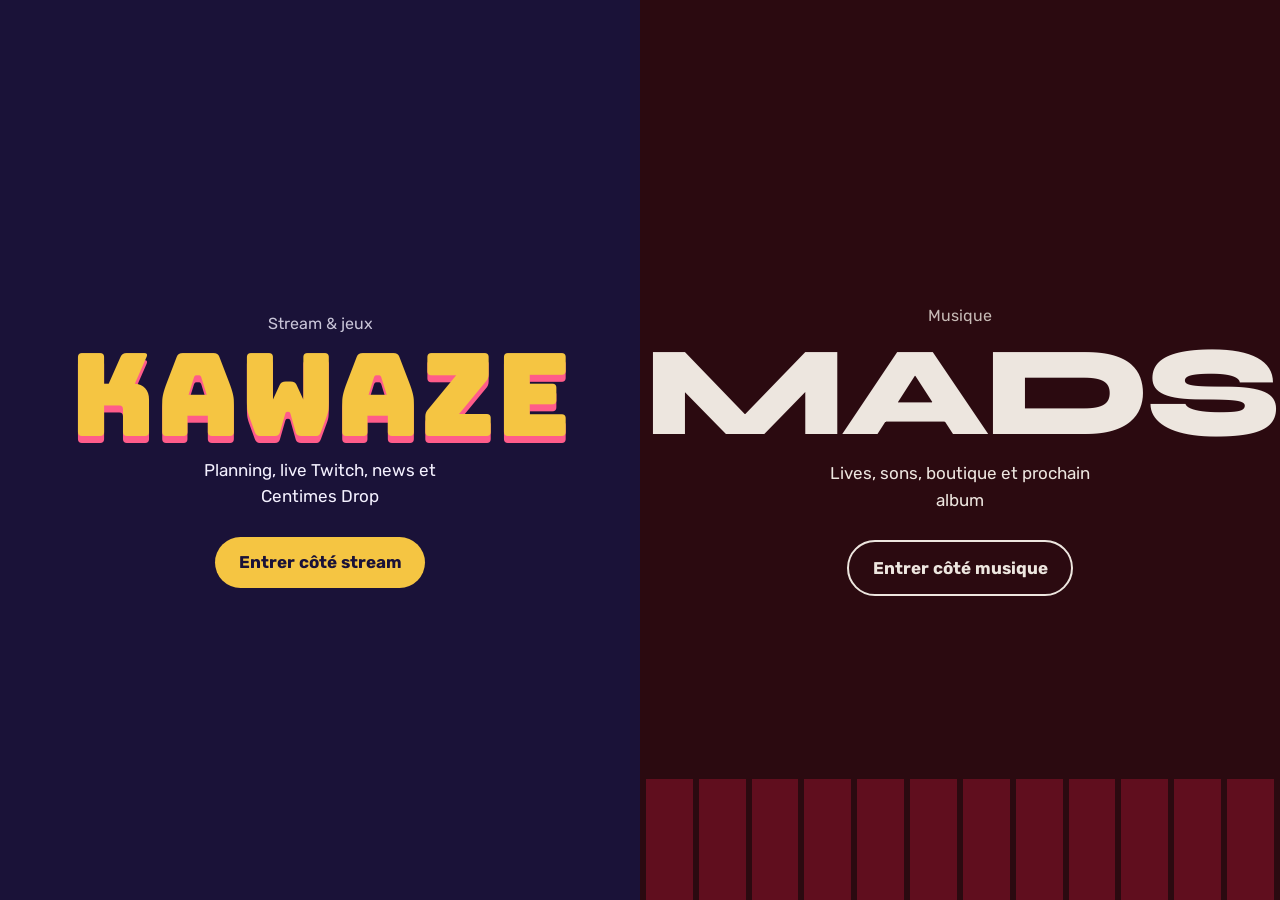
<file: index.html>
<!doctype html>
<html lang="fr">
<head>
  <meta charset="utf-8">
  <meta name="viewport" content="width=device-width, initial-scale=1">
  <title>Kawaze &amp; MADS</title>
  <meta name="description" content="Kawaze côté stream, MADS côté musique.">
  <link rel="preconnect" href="https://fonts.googleapis.com">
  <link rel="preconnect" href="https://fonts.gstatic.com" crossorigin>
  <link href="https://fonts.googleapis.com/css2?family=Bungee&family=Rubik:wght@400;500;700&family=Syne:wght@500;800&display=swap" rel="stylesheet">
  <link rel="stylesheet" href="style.css">
</head>
<body class="accueil">
  <main class="split">
    <a class="moitie moitie-kawaze" href="kawaze.html">
      <div class="pieces" aria-hidden="true">
        <span></span><span></span><span></span><span></span><span></span><span></span><span></span>
      </div>
      <div class="moitie-contenu">
        <p class="moitie-role">Stream &amp; jeux</p>
        <h1 class="logo-kawaze">Kawaze</h1>
        <p class="moitie-detail">Planning, live Twitch, news et Centimes Drop</p>
        <span class="bouton bouton-kawaze">Entrer côté stream</span>
      </div>
    </a>

    <a class="moitie moitie-mads" href="mads.html">
      <div class="ondes" aria-hidden="true">
        <span></span><span></span><span></span><span></span><span></span><span></span><span></span><span></span><span></span><span></span><span></span><span></span>
      </div>
      <div class="moitie-contenu">
        <p class="moitie-role">Musique</p>
        <h1 class="logo-mads">MADS</h1>
        <p class="moitie-detail">Lives, sons, boutique et prochain album</p>
        <span class="bouton bouton-mads">Entrer côté musique</span>
      </div>
    </a>
  </main>
</body>
</html>
</file>
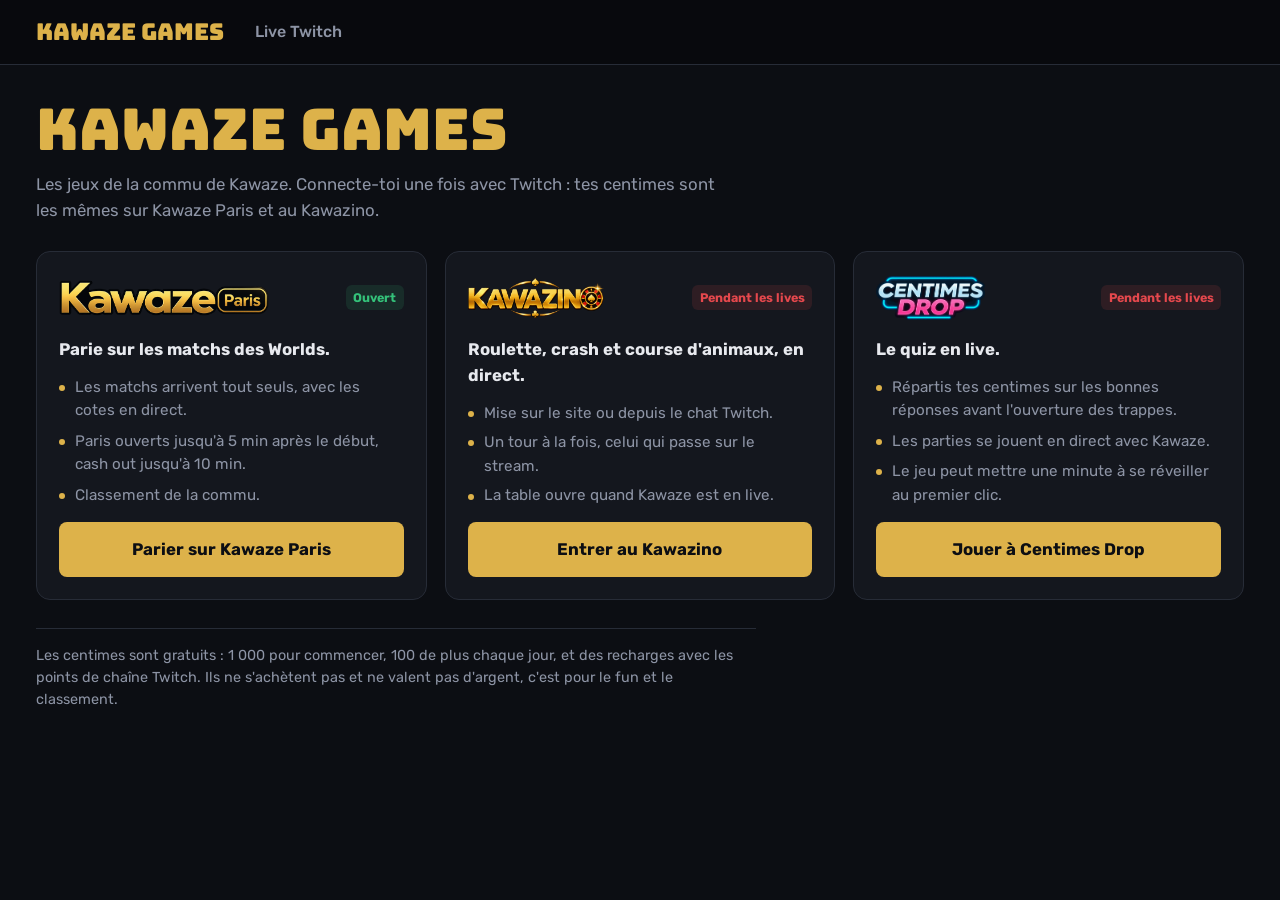
<file: kawaze-games.html>
<!doctype html>
<html lang="fr">
<head>
  <meta charset="utf-8">
  <meta name="viewport" content="width=device-width, initial-scale=1, viewport-fit=cover">
  <title>Kawaze Games</title>
  <meta name="description" content="Les jeux de la commu de Kawaze : Kawaze Paris, Kawazino et Centimes Drop.">
  <link rel="preconnect" href="https://fonts.googleapis.com">
  <link rel="preconnect" href="https://fonts.gstatic.com" crossorigin>
  <link href="https://fonts.googleapis.com/css2?family=Bungee&family=Rubik:wght@400;500;700&display=swap" rel="stylesheet">
  <link rel="icon" type="image/png" href="images/icone-paris.png">
  <meta property="og:title" content="Kawaze Games">
  <meta property="og:description" content="Paris esport, casino en live et quiz : les jeux de la commu de Kawaze.">
  <link rel="stylesheet" href="style.css?v=8">
  <style>
    .kg-titre-logo { font-family: var(--titre-kawaze); font-size: 1.45rem; color: var(--or); text-decoration: none; white-space: nowrap; }
    .kg-page { max-width: 1240px; margin: 0 auto; padding: 36px 16px 56px; display: grid; gap: 28px; }
    .kg-intro h1 { font-family: var(--titre-kawaze); font-weight: 400; font-size: clamp(2.2rem, 7vw, 3.6rem); line-height: 1; margin: 0 0 12px; color: var(--or); }
    .kg-intro p { margin: 0; color: var(--lilas); max-width: 62ch; font-size: 1.05rem; }
    .kg-jeux { display: grid; grid-template-columns: repeat(3, minmax(0, 1fr)); gap: 18px; }
    .kg-jeu {
      background: var(--bk-panneau); border: 1px solid var(--bk-ligne); border-radius: 14px;
      padding: 22px; display: grid; gap: 14px; align-content: start; grid-template-rows: auto auto 1fr auto;
    }
    .kg-entete { display: flex; justify-content: space-between; align-items: center; gap: 12px; min-height: 48px; }
    .kg-entete img { height: 36px; width: auto; }
    .kg-nom { font-family: var(--titre-kawaze); font-weight: 400; font-size: 1.45rem; line-height: 1.05; margin: 0; }
    .kg-etat { font-size: .78rem; font-weight: 700; padding: .25em .6em; border-radius: 6px; white-space: nowrap; }
    .kg-ouvert { color: var(--bk-vert); background: rgba(52,194,122,.12); }
    .kg-live { color: var(--rose); background: rgba(229,72,77,.12); }
    .kg-accroche { margin: 0; font-weight: 700; font-size: 1.05rem; }
    .kg-details { margin: 0; padding: 0; list-style: none; display: grid; gap: 6px; color: var(--lilas); font-size: .95rem; }
    .kg-details li { padding-left: 16px; position: relative; }
    .kg-details li::before { content: ""; position: absolute; left: 0; top: .6em; width: 6px; height: 6px; border-radius: 50%; background: var(--or); }
    .kg-jeu .bk-btn { text-align: center; }
    .kg-note { color: var(--lilas); font-size: .9rem; border-top: 1px solid var(--bk-ligne); padding-top: 16px; margin: 0; max-width: 80ch; }
    @media (max-width: 900px) { .kg-jeux { grid-template-columns: 1fr; } }
  </style>
</head>
<body class="page-paris">

  <header class="bk-barre">
    <div class="bk-barre-int">
      <a class="kg-titre-logo" href="kawaze-games.html">Kawaze Games</a>
      <nav class="bk-liens" aria-label="Liens">
        <a href="https://www.twitch.tv/kawaze" target="_blank" rel="noopener">Live Twitch</a>
      </nav>
    </div>
  </header>

  <main class="kg-page">
    <section class="kg-intro">
      <h1>Kawaze Games</h1>
      <p>Les jeux de la commu de Kawaze. Connecte-toi une fois avec Twitch : tes centimes sont les mêmes sur Kawaze Paris et au Kawazino.</p>
    </section>

    <section class="kg-jeux" aria-label="Les jeux">
      <article class="kg-jeu">
        <div class="kg-entete">
          <img src="images/logo-kawaze-paris.png" alt="Kawaze Paris" width="210" height="36">
          <span class="kg-etat kg-ouvert">Ouvert</span>
        </div>
        <p class="kg-accroche">Parie sur les matchs des Worlds.</p>
        <ul class="kg-details">
          <li>Les matchs arrivent tout seuls, avec les cotes en direct.</li>
          <li>Paris ouverts jusqu'à 5 min après le début, cash out jusqu'à 10 min.</li>
          <li>Classement de la commu.</li>
        </ul>
        <a class="bk-btn bk-btn-plein bk-btn-large" href="paris.html">Parier sur Kawaze Paris</a>
      </article>

      <article class="kg-jeu">
        <div class="kg-entete">
          <img src="images/logo-kawazino.png" alt="Kawazino" width="137" height="40" style="height:40px">
          <span class="kg-etat kg-live">Pendant les lives</span>
        </div>
        <p class="kg-accroche">Roulette, crash et course d'animaux, en direct.</p>
        <ul class="kg-details">
          <li>Mise sur le site ou depuis le chat Twitch.</li>
          <li>Un tour à la fois, celui qui passe sur le stream.</li>
          <li>La table ouvre quand Kawaze est en live.</li>
        </ul>
        <a class="bk-btn bk-btn-plein bk-btn-large" href="kawazino.html">Entrer au Kawazino</a>
      </article>

      <article class="kg-jeu">
        <div class="kg-entete">
          <img src="images/logo-centimes-drop.png" alt="Centimes Drop" width="108" height="44" style="height:44px">
          <span class="kg-etat kg-live">Pendant les lives</span>
        </div>
        <p class="kg-accroche">Le quiz en live.</p>
        <ul class="kg-details">
          <li>Répartis tes centimes sur les bonnes réponses avant l'ouverture des trappes.</li>
          <li>Les parties se jouent en direct avec Kawaze.</li>
          <li>Le jeu peut mettre une minute à se réveiller au premier clic.</li>
        </ul>
        <a class="bk-btn bk-btn-plein bk-btn-large" href="https://centimes-drop.onrender.com/player.html" target="_blank" rel="noopener">Jouer à Centimes Drop</a>
      </article>
    </section>

    <p class="kg-note">Les centimes sont gratuits : 1 000 pour commencer, 100 de plus chaque jour, et des recharges avec les points de chaîne Twitch. Ils ne s'achètent pas et ne valent pas d'argent, c'est pour le fun et le classement.</p>
  </main>
</body>
</html>
</file>
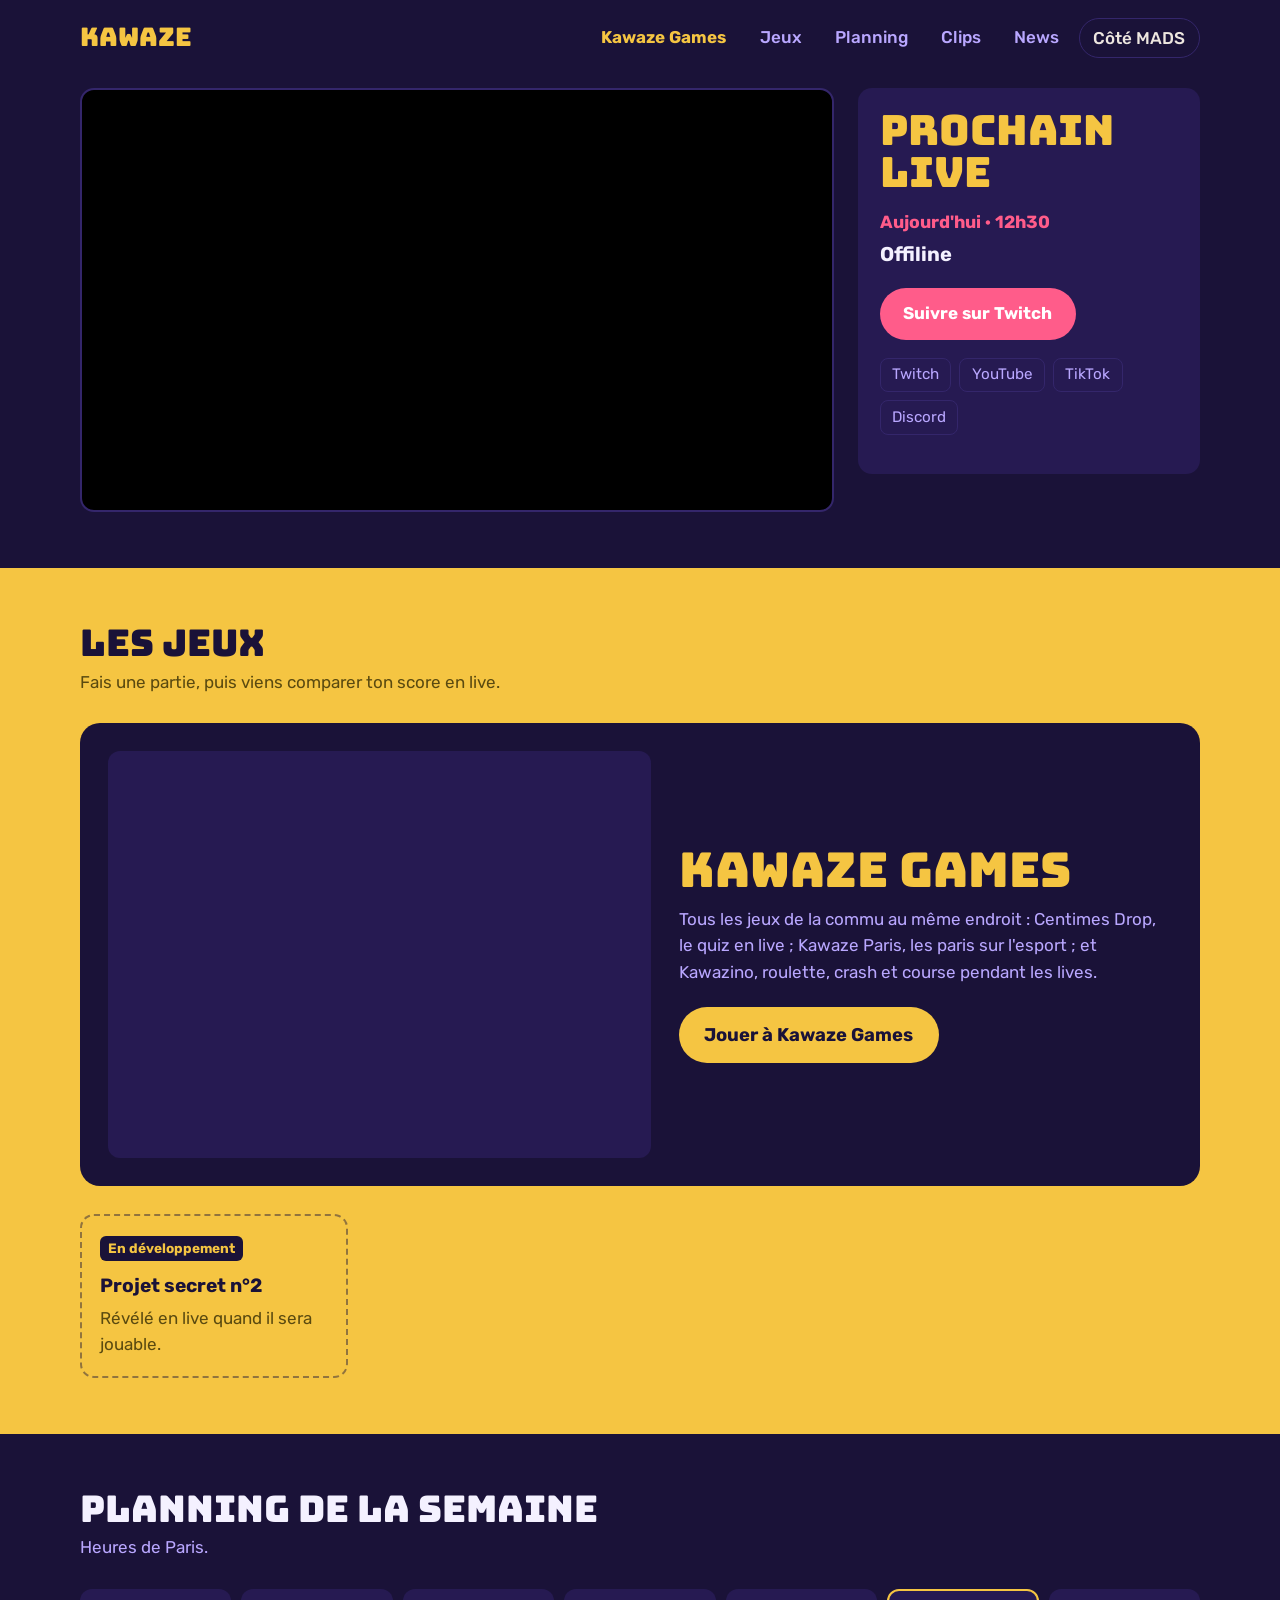
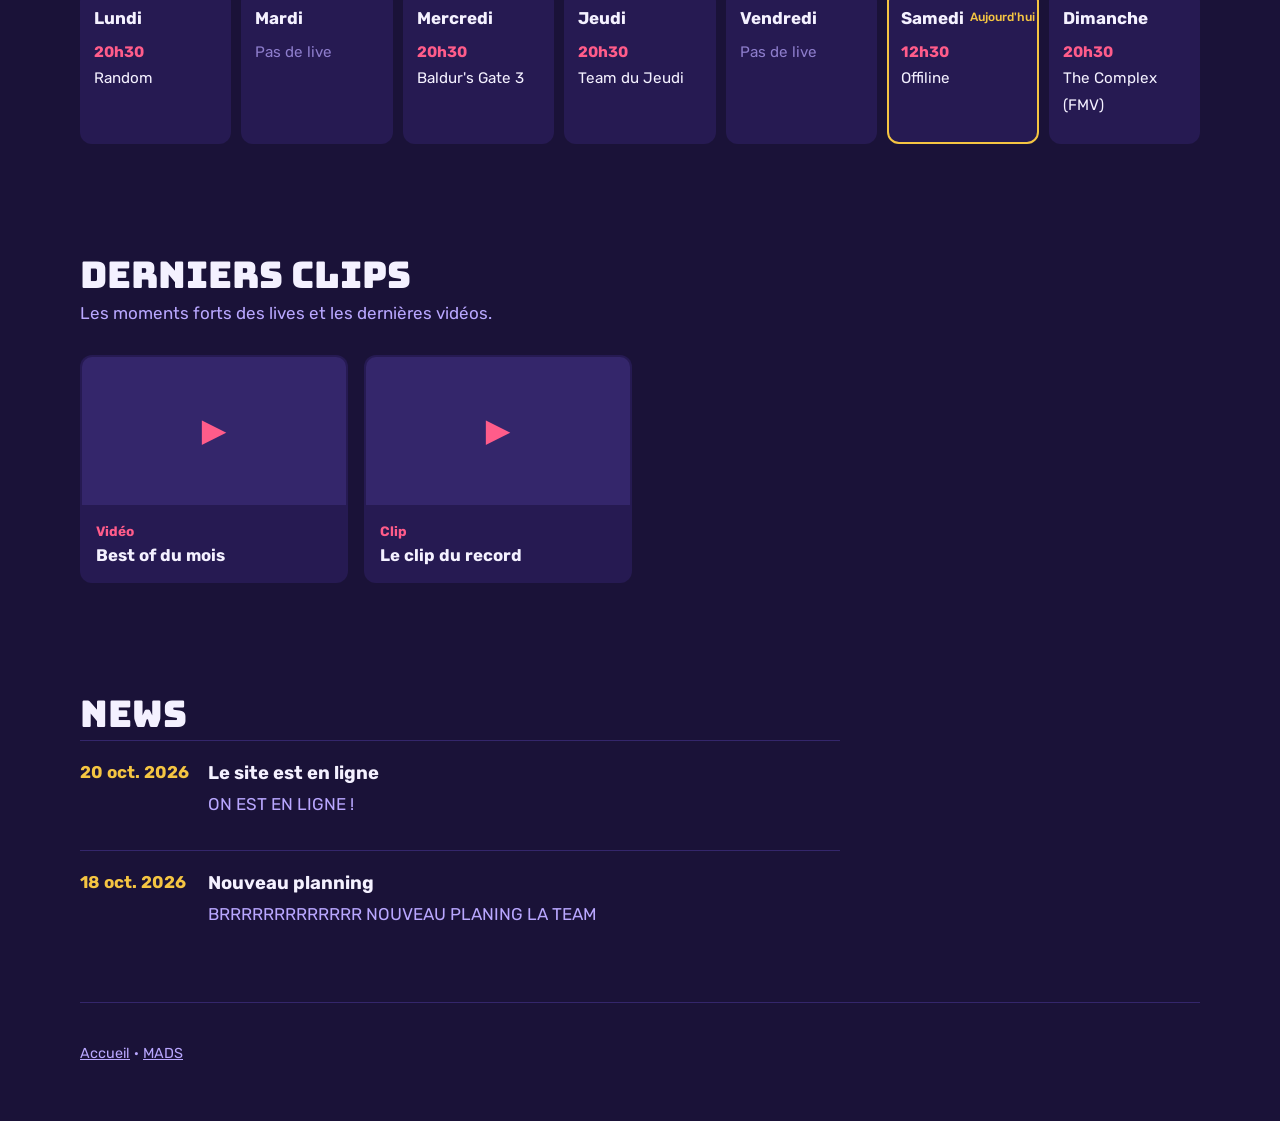
<file: kawaze.html>
<!doctype html>
<html lang="fr">
<head>
  <meta charset="utf-8">
  <meta name="viewport" content="width=device-width, initial-scale=1">
  <title>Kawaze — stream &amp; jeux</title>
  <meta name="description" content="Le live, le planning, les news et les jeux de Kawaze.">
  <link rel="preconnect" href="https://fonts.googleapis.com">
  <link rel="preconnect" href="https://fonts.gstatic.com" crossorigin>
  <link href="https://fonts.googleapis.com/css2?family=Bungee&family=Rubik:wght@400;500;700&display=swap" rel="stylesheet">
  <link rel="stylesheet" href="style.css?v=8">
</head>
<body class="page-kawaze">

  <div class="conteneur">
    <header class="entete">
      <a class="marque" href="index.html">Kawaze</a>
      <nav class="nav" aria-label="Sections">
        <a class="vers-paris" href="kawaze-games.html">Kawaze Games</a>
        <a href="#jeux">Jeux</a>
        <a href="#planning">Planning</a>
        <a href="#clips">Clips</a>
        <a href="#news">News</a>
        <a class="vers-mads" href="mads.html">Côté MADS</a>
      </nav>
    </header>

    <section class="live" aria-label="Live">
      <div class="live-grille">
        <div class="lecteur" id="lecteur"></div>
        <aside class="prochain">
          <h1>Prochain live</h1>
          <p class="prochain-quand" id="prochain-quand">—</p>
          <p class="prochain-quoi" id="prochain-quoi"></p>
          <a class="bouton bouton-twitch" id="lien-twitch" href="#" target="_blank" rel="noopener">Suivre sur Twitch</a>
          <ul class="reseaux" id="reseaux"></ul>
        </aside>
      </div>
    </section>
  </div>

  <section class="section jeux" id="jeux">
    <div class="conteneur">
      <h2>Les jeux</h2>
      <p class="section-intro">Fais une partie, puis viens comparer ton score en live.</p>

      <article class="jeu-vedette">
        <div class="jeu-visuel" id="jeu-visuel"></div>
        <div>
          <h3 id="jeu-nom"></h3>
          <p id="jeu-description"></p>
          <a class="bouton bouton-jouer" id="jeu-lien" href="#">Jouer</a>
        </div>
      </article>

      <div class="a-venir" id="a-venir"></div>
    </div>
  </section>

  <div class="conteneur">
    <section class="section" id="planning">
      <h2>Planning de la semaine</h2>
      <p class="section-intro">Heures de Paris.</p>
      <div class="semaine" id="semaine"></div>
    </section>

    <section class="section" id="clips">
      <h2>Derniers clips</h2>
      <p class="section-intro">Les moments forts des lives et les dernières vidéos.</p>
      <div class="grille-liens" id="grille-liens"></div>
    </section>

    <section class="section" id="news">
      <h2>News</h2>
      <ul class="liste-news" id="liste-news"></ul>
    </section>

    <footer class="pied">
      <a href="index.html">Accueil</a> · <a href="mads.html">MADS</a>
    </footer>
  </div>

  <script src="kawaze.js?v=2"></script>
</body>
</html>
</file>
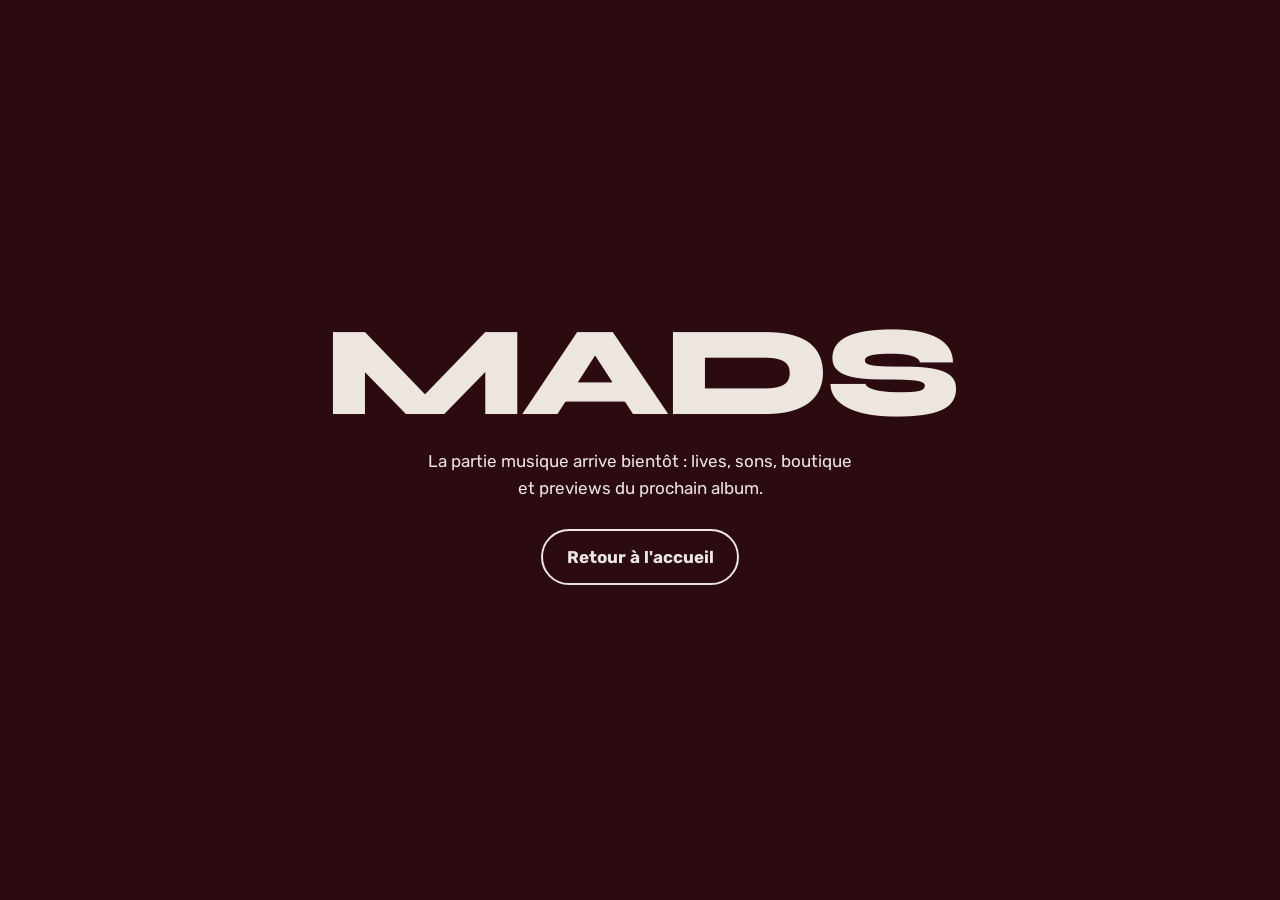
<file: mads.html>
<!doctype html>
<html lang="fr">
<head>
  <meta charset="utf-8">
  <meta name="viewport" content="width=device-width, initial-scale=1">
  <title>MADS</title>
  <link rel="preconnect" href="https://fonts.googleapis.com">
  <link rel="preconnect" href="https://fonts.gstatic.com" crossorigin>
  <link href="https://fonts.googleapis.com/css2?family=Rubik:wght@400;500;700&family=Syne:wght@500;800&display=swap" rel="stylesheet">
  <link rel="stylesheet" href="style.css">
</head>
<body class="page-mads">
  <main>
    <h1>MADS</h1>
    <p>La partie musique arrive bientôt : lives, sons, boutique et previews du prochain album.</p>
    <a class="bouton bouton-mads" href="index.html">Retour à l'accueil</a>
  </main>
</body>
</html>
</file>
<file: style.css>
/* =========================================================
   Couleurs et polices — change-les ici, tout le site suit
   ========================================================= */
:root {
  --nuit: #1A1238;      /* fond Kawaze */
  --nuit-2: #261A52;    /* blocs Kawaze */
  --nuit-3: #34266B;    /* bordures, survol */
  --or: #F5C542;        /* les centimes */
  --rose: #FF5C8A;      /* accent live */
  --lilas: #B9A7FF;     /* texte secondaire */
  --papier: #F4F1FF;    /* texte principal */

  --vin: #2B0A10;       /* fond MADS */
  --sang: #C2183A;      /* accent MADS */
  --os: #EDE6DF;        /* texte MADS */

  --titre-kawaze: "Bungee", "Rubik", sans-serif;
  --texte: "Rubik", system-ui, sans-serif;
  --titre-mads: "Syne", "Rubik", sans-serif;
}

* { box-sizing: border-box; }
[hidden] { display: none !important; }
html, body { margin: 0; }
body {
  font-family: var(--texte);
  font-size: 17px;
  line-height: 1.55;
  color: var(--papier);
  background: var(--nuit);
}
img { max-width: 100%; display: block; }
a { color: inherit; }
:focus-visible { outline: 3px solid var(--or); outline-offset: 3px; border-radius: 4px; }

.bouton {
  display: inline-block;
  padding: .75em 1.4em;
  border-radius: 999px;
  font-weight: 700;
  text-decoration: none;
  transition: transform .15s ease;
}
.bouton:hover { transform: translateY(-2px); }

/* =========================================================
   ACCUEIL — page coupée en deux
   ========================================================= */
.accueil { overflow: hidden; }
.split { display: flex; height: 100vh; height: 100dvh; }

.moitie {
  position: relative;
  flex: 1;
  display: flex;
  align-items: center;
  justify-content: center;
  text-decoration: none;
  overflow: hidden;
  transition: flex-grow .5s cubic-bezier(.2,.8,.2,1);
}
.split:hover .moitie { flex-grow: .8; }
.split .moitie:hover, .split .moitie:focus-visible { flex-grow: 1.4; }

.moitie-contenu { position: relative; z-index: 1; text-align: center; padding: 24px; }
.moitie-role { margin: 0 0 .4em; font-size: 1rem; opacity: .8; }
.moitie-detail { margin: .6em auto 1.6em; max-width: 26ch; }

.moitie-kawaze { background: var(--nuit); color: var(--papier); }
.logo-kawaze {
  font-family: var(--titre-kawaze);
  font-weight: 400;
  font-size: clamp(3rem, 9vw, 7.5rem);
  line-height: .9;
  margin: 0;
  color: var(--or);
  text-shadow: 0 .06em 0 var(--rose);
}
.bouton-kawaze { background: var(--or); color: var(--nuit); }

.moitie-mads { background: var(--vin); color: var(--os); }
.logo-mads {
  font-family: var(--titre-mads);
  font-weight: 800;
  font-size: clamp(3.4rem, 10vw, 8.5rem);
  letter-spacing: -.04em;
  line-height: .9;
  margin: 0;
}
.bouton-mads { background: transparent; color: var(--os); border: 2px solid var(--os); }

/* Pièces qui tombent côté Kawaze */
.pieces span {
  position: absolute;
  top: -60px;
  width: 34px; height: 34px;
  border-radius: 50%;
  background: radial-gradient(circle at 35% 35%, #FFE48A, var(--or) 55%, #C99712);
  box-shadow: inset 0 0 0 4px rgba(0,0,0,.12);
  opacity: .5;
  animation: chute 7s linear infinite;
}
.pieces span::after {
  content: "c";
  position: absolute; inset: 0;
  display: grid; place-items: center;
  font: 700 16px var(--texte);
  color: #9C7300;
}
.pieces span:nth-child(1) { left: 8%;  animation-delay: 0s;   transform: scale(.7); }
.pieces span:nth-child(2) { left: 22%; animation-delay: 2.5s; }
.pieces span:nth-child(3) { left: 38%; animation-delay: 5s;   transform: scale(.5); }
.pieces span:nth-child(4) { left: 55%; animation-delay: 1.2s; }
.pieces span:nth-child(5) { left: 70%; animation-delay: 3.8s; transform: scale(.8); }
.pieces span:nth-child(6) { left: 84%; animation-delay: 6s; }
.pieces span:nth-child(7) { left: 93%; animation-delay: 4.4s; transform: scale(.6); }
@keyframes chute {
  to { top: 110%; rotate: 540deg; }
}

/* Barres d'égaliseur côté MADS */
.ondes {
  position: absolute; left: 0; right: 0; bottom: 0;
  height: 45%;
  display: flex; align-items: flex-end; gap: 6px;
  padding: 0 6px;
  opacity: .35;
}
.ondes span {
  flex: 1;
  background: var(--sang);
  height: 30%;
  animation: onde 1.6s ease-in-out infinite alternate;
}
.ondes span:nth-child(3n)   { animation-duration: 1.1s; }
.ondes span:nth-child(3n+1) { animation-duration: 1.9s; animation-delay: -.4s; }
.ondes span:nth-child(4n)   { animation-delay: -.8s; }
@keyframes onde { from { height: 12%; } to { height: 80%; } }

@media (max-width: 700px) {
  .split { flex-direction: column; }
  .split:hover .moitie, .split .moitie:hover { flex-grow: 1; }
  .moitie-detail { margin-bottom: 1.1em; }
}

/* =========================================================
   PAGE KAWAZE
   ========================================================= */
.page-kawaze { background: var(--nuit); }
.conteneur { width: min(1120px, 100% - 32px); margin-inline: auto; }

.entete {
  display: flex; align-items: center; justify-content: space-between; gap: 16px;
  padding: 18px 0;
}
.entete .marque {
  font-family: var(--titre-kawaze);
  font-size: 1.6rem;
  color: var(--or);
  text-decoration: none;
}
.nav { display: flex; gap: 6px; flex-wrap: wrap; }
.nav a {
  text-decoration: none;
  padding: .35em .8em;
  border-radius: 999px;
  color: var(--lilas);
  font-weight: 500;
}
.nav a:hover { color: var(--papier); background: var(--nuit-2); }
.nav .vers-paris { color: var(--or); font-weight: 700; }
.nav .vers-mads { color: var(--os); border: 1px solid var(--nuit-3); }

/* Live */
.live { padding: 12px 0 56px; }
.live-grille {
  display: grid;
  grid-template-columns: minmax(0, 2.2fr) minmax(260px, 1fr);
  gap: 24px;
  align-items: start;
}
.lecteur {
  aspect-ratio: 16 / 9;
  background: #000;
  border-radius: 14px;
  overflow: hidden;
  border: 2px solid var(--nuit-3);
}
.lecteur iframe { width: 100%; height: 100%; border: 0; display: block; }
.lecteur-local {
  height: 100%;
  display: grid; place-items: center; text-align: center;
  padding: 24px;
  color: var(--lilas);
  background: repeating-linear-gradient(45deg, var(--nuit-2) 0 14px, var(--nuit) 14px 28px);
}

.prochain {
  background: var(--nuit-2);
  border-radius: 14px;
  padding: 22px;
}
.prochain h1 {
  font-family: var(--titre-kawaze);
  font-weight: 400;
  font-size: clamp(2rem, 4vw, 2.6rem);
  line-height: 1;
  margin: 0 0 16px;
  color: var(--or);
}
.prochain-quand { margin: 0; color: var(--rose); font-weight: 700; font-size: 1.1rem; }
.prochain-quoi { margin: 2px 0 18px; font-size: 1.25rem; font-weight: 700; }
.bouton-twitch { background: var(--rose); color: #fff; }
.reseaux { display: flex; flex-wrap: wrap; gap: 8px; margin-top: 18px; padding: 0; list-style: none; }
.reseaux a {
  display: inline-block;
  padding: .3em .75em;
  border-radius: 8px;
  border: 1px solid var(--nuit-3);
  text-decoration: none;
  font-size: .95rem;
  color: var(--lilas);
}
.reseaux a:hover { color: var(--papier); border-color: var(--lilas); }

/* Titres de section */
.section { padding: 56px 0; }
.section h2 {
  font-family: var(--titre-kawaze);
  font-weight: 400;
  font-size: clamp(1.7rem, 3.4vw, 2.3rem);
  line-height: 1.05;
  margin: 0 0 6px;
}
.section-intro { margin: 0 0 28px; color: var(--lilas); max-width: 60ch; }

/* Jeux — le cœur de la page */
.jeux { background: var(--or); color: var(--nuit); }
.jeux .section-intro { color: #5A4A10; }
.jeu-vedette {
  display: grid;
  grid-template-columns: minmax(0, 1.1fr) minmax(0, 1fr);
  gap: 28px;
  align-items: center;
  background: var(--nuit);
  color: var(--papier);
  border-radius: 20px;
  padding: 28px;
}
.jeu-visuel {
  position: relative;
  aspect-ratio: 4 / 3;
  border-radius: 12px;
  overflow: hidden;
  background: var(--nuit-2);
}
.jeu-visuel img { width: 100%; height: 100%; object-fit: cover; }
.jeu-visuel .pieces span { opacity: .9; animation-duration: 4s; }
.jeu-vedette h3 {
  font-family: var(--titre-kawaze);
  font-weight: 400;
  font-size: clamp(2rem, 4.5vw, 3rem);
  line-height: 1;
  margin: 0 0 12px;
  color: var(--or);
}
.jeu-vedette p { margin: 0 0 22px; color: var(--lilas); }
.bouton-jouer { background: var(--or); color: var(--nuit); font-size: 1.15rem; }

.a-venir { margin-top: 28px; display: grid; grid-template-columns: repeat(auto-fill, minmax(240px, 1fr)); gap: 16px; }
.jeu-teaser {
  border: 2px dashed rgba(26, 18, 56, .45);
  border-radius: 14px;
  padding: 18px;
}
.jeu-teaser h3 { margin: 0 0 4px; font-size: 1.2rem; }
.jeu-teaser p { margin: 0; color: #5A4A10; }
.etat {
  display: inline-block;
  margin-bottom: 10px;
  padding: .15em .6em;
  border-radius: 6px;
  background: var(--nuit);
  color: var(--or);
  font-size: .85rem;
  font-weight: 700;
}

/* Planning */
.semaine {
  display: grid;
  grid-template-columns: repeat(7, minmax(0, 1fr));
  gap: 10px;
}
.jour {
  background: var(--nuit-2);
  border-radius: 12px;
  padding: 14px 12px;
  min-height: 150px;
  border: 2px solid transparent;
}
.jour.aujourdhui { border-color: var(--or); }
.jour-nom { margin: 0 0 10px; font-weight: 700; display: flex; justify-content: space-between; gap: 6px; }
.jour.aujourdhui .jour-nom::after { content: "Aujourd'hui"; font-size: .75rem; color: var(--or); font-weight: 500; align-self: center; }
.creneau { margin: 0 0 10px; }
.creneau strong { display: block; color: var(--rose); font-size: .95rem; }
.creneau span { font-size: .95rem; }
.repos { color: var(--lilas); opacity: .7; font-size: .95rem; margin: 0; }
.planning-maj { margin: 14px 0 0; color: var(--lilas); font-size: .9rem; }

/* Clips & liens */
.grille-liens { display: grid; grid-template-columns: repeat(auto-fill, minmax(230px, 1fr)); gap: 16px; }
.carte-lien {
  display: block;
  text-decoration: none;
  background: var(--nuit-2);
  border-radius: 12px;
  overflow: hidden;
  border: 2px solid transparent;
}
.carte-lien:hover { border-color: var(--rose); }
.vignette { aspect-ratio: 16 / 9; background: var(--nuit-3); display: grid; place-items: center; }
.vignette img { width: 100%; height: 100%; object-fit: cover; }
.vignette-vide { font-size: 2rem; color: var(--rose); }
.carte-lien-texte { padding: 12px 14px 14px; }
.carte-lien-type { font-size: .85rem; color: var(--rose); font-weight: 700; }
.carte-lien h3 { margin: 2px 0 0; font-size: 1.05rem; line-height: 1.3; }

/* News */
.liste-news { display: grid; gap: 14px; padding: 0; margin: 0; list-style: none; max-width: 760px; }
.news {
  display: grid;
  grid-template-columns: 110px 1fr;
  gap: 18px;
  padding: 18px 0;
  border-top: 1px solid var(--nuit-3);
}
.news time { color: var(--or); font-weight: 700; }
.news h3 { margin: 0 0 4px; font-size: 1.15rem; }
.news p { margin: 0; color: var(--lilas); }
.news a { color: var(--papier); }

.pied { padding: 40px 0 56px; color: var(--lilas); font-size: .9rem; border-top: 1px solid var(--nuit-3); }

@media (max-width: 900px) {
  .live-grille, .jeu-vedette { grid-template-columns: 1fr; }
  .semaine { grid-template-columns: repeat(auto-fill, minmax(140px, 1fr)); }
  .jour { min-height: 0; }
}
@media (max-width: 560px) {
  .entete { flex-direction: column; align-items: flex-start; }
  .news { grid-template-columns: 1fr; gap: 4px; }
  .jeu-vedette { padding: 18px; }
}

/* =========================================================
   PAGE PARIS (style bookmaker)
   ========================================================= */
.page-paris {
  /* Palette sobre propre à la page Paris */
  --bk-fond: #0C0E13;
  --bk-barre: #08090D;
  --bk-panneau: #14171E;
  --bk-panneau-2: #1B1F28;
  --bk-ligne: #272C37;
  --bk-vert: #34C27A;
  --or: #DDB24A;
  --rose: #E5484D;
  --lilas: #8D94A5;
  --papier: #E7E9EE;
  --nuit: #0C0E13;
  background: var(--bk-fond);
  font-size: 16px;
}
.page-paris button { font: inherit; color: inherit; }

/* Barre du haut */
.bk-barre { position: sticky; top: 0; z-index: 20; background: var(--bk-barre); border-bottom: 1px solid var(--bk-ligne); }
.bk-barre-int { max-width: 1240px; margin: 0 auto; padding: 10px 16px; display: flex; align-items: center; gap: 20px; min-height: 64px; }
.bk-logo { font-family: var(--titre-kawaze); font-size: 1.5rem; color: var(--or); text-decoration: none; display: flex; align-items: center; gap: 8px; }
.bk-logo img { display: block; height: 40px; width: auto; }
.bk-liens { display: flex; gap: 4px; }
.bk-liens a { color: var(--lilas); text-decoration: none; font-weight: 500; padding: .35em .7em; border-radius: 8px; }
.bk-liens a:hover { color: var(--papier); background: var(--bk-panneau); }
.bk-compte { margin-left: auto; display: flex; align-items: center; gap: 12px; }
.bk-solde {
  display: inline-flex; align-items: center; gap: 8px;
  background: var(--bk-panneau-2); border: 1px solid var(--bk-ligne);
  padding: .4em .9em .4em .5em; border-radius: 999px;
  font-weight: 700; font-size: 1.1rem; color: var(--or); font-variant-numeric: tabular-nums;
}
.bk-solde .piece { width: 22px; height: 22px; box-shadow: inset 0 0 0 3px rgba(0,0,0,.12); }
.bk-profil { display: flex; align-items: center; gap: 8px; }
.bk-profil-texte { display: grid; line-height: 1.2; }
.bk-profil-texte strong { font-size: .95rem; }
.bk-profil-texte span { font-size: .8rem; color: var(--lilas); }
.bk-lien { background: none; border: 0; padding: 0; color: var(--lilas); font-size: .9rem; text-decoration: underline; cursor: pointer; }
.bk-discret { color: var(--lilas); font-size: .9rem; }
.bk-sortie { margin: 18px 0 0; color: var(--lilas); font-size: .9rem; }
.bk-btn-twitch, .bk-btn-bonus { white-space: nowrap; }

/* Boutons */
.bk-btn { border: 0; border-radius: 8px; padding: .6em 1.1em; font-weight: 700; cursor: pointer; text-decoration: none; display: inline-block; }
.bk-btn:disabled { opacity: .45; cursor: not-allowed; }
.bk-btn-plein { background: var(--or); color: var(--nuit) !important; }
.bk-btn-plein:not(:disabled):hover { background: #E2BF62; }
.bk-btn-ligne { background: transparent; border: 1px solid var(--bk-ligne); color: var(--papier); }
.bk-btn-ligne:hover { border-color: var(--lilas); }
.bk-btn-twitch { background: #6C2BD9; color: #fff !important; }
.bk-btn-twitch:hover { background: #7B3DE6; }
.bk-btn-bonus { background: transparent; border: 1px dashed var(--or); color: var(--or) !important; padding: .4em .8em; }
.bk-btn-bonus:hover { background: rgba(212,175,79,.1); }
.bk-btn-large { width: 100%; padding: .85em 1em; font-size: 1.05rem; }
.bk-btn-petit { padding: .45em .85em; font-size: .9rem; }

/* Onglets */
.bk-onglets { background: var(--bk-barre); border-bottom: 1px solid var(--bk-ligne); position: sticky; top: 64px; z-index: 19; }
.bk-onglets-int { max-width: 1240px; margin: 0 auto; padding: 0 16px; display: flex; gap: 4px; overflow-x: auto; scrollbar-width: none; }
.bk-onglets button {
  background: none; border: 0; cursor: pointer; white-space: nowrap;
  padding: 14px 14px 12px; font-weight: 700; color: var(--lilas);
  border-bottom: 3px solid transparent;
}
.bk-onglets button:hover { color: var(--papier); }
.bk-onglets button[aria-selected="true"] { color: var(--papier); border-bottom-color: var(--or); }

/* Mise en page */
.bk-page { max-width: 1240px; margin: 0 auto; padding: 20px 16px 48px; display: grid; grid-template-columns: minmax(0, 1fr) 340px; gap: 24px; align-items: start; }
.bk-titre { font-family: var(--titre-kawaze); font-weight: 400; font-size: 1.8rem; margin: 0 0 6px; }
.bk-sous-titre { margin: 0 0 18px; color: var(--lilas); }
.bk-vide { color: var(--lilas); margin: 8px 0 16px; }

.bk-promo {
  background: var(--bk-panneau); color: var(--papier); border: 1px solid var(--bk-ligne); border-left: 3px solid var(--or);
  border-radius: 10px; padding: 14px 18px; margin-bottom: 20px;
  display: flex; flex-wrap: wrap; align-items: baseline; gap: 4px 16px;
}
.bk-promo-titre { margin: 0; font-family: var(--titre-kawaze); font-size: 1.35rem; line-height: 1; color: var(--or); }
.bk-promo-texte { margin: 0; color: var(--lilas); }

/* Lignes de matchs */
.bk-groupe + .bk-groupe { margin-top: 22px; }
.bk-groupe-titre { font-size: 1rem; margin: 0 0 8px; color: var(--lilas); font-weight: 700; }
.bk-groupe-live { color: var(--rose); }
.bk-match {
  background: var(--bk-panneau); border-radius: 10px; padding: 12px 14px;
  display: grid; grid-template-columns: 120px minmax(0, 1fr); gap: 8px 14px; align-items: center;
  border-left: 3px solid transparent;
}
.bk-match + .bk-match { margin-top: 8px; }
.bk-match-live { border-left-color: var(--rose); }
.bk-match-quand { display: grid; gap: 2px; }
.bk-heure { font-weight: 700; font-size: 1.1rem; font-variant-numeric: tabular-nums; }
.bk-phase { color: var(--lilas); font-size: .82rem; line-height: 1.3; }
.bk-live { display: inline-flex; align-items: center; gap: 6px; color: var(--rose); font-weight: 700; }
.bk-live::before { content: ""; width: 8px; height: 8px; border-radius: 50%; background: var(--rose); animation: pulse 1.4s ease-in-out infinite; }
@keyframes pulse { 50% { opacity: .3; } }
.bk-match-cotes { display: grid; grid-template-columns: 1fr 1fr; gap: 8px; }
.bk-cote {
  display: flex; justify-content: space-between; align-items: center; gap: 10px;
  background: var(--bk-panneau-2); border: 1px solid var(--bk-ligne); border-radius: 8px;
  padding: 10px 12px; cursor: pointer; text-align: left; min-height: 48px;
}
.bk-cote:not(:disabled):hover { border-color: var(--lilas); background: #20252F; }
.bk-cote:disabled { cursor: default; }
.bk-cote-nom { font-weight: 700; overflow-wrap: anywhere; display: flex; align-items: center; gap: 8px; }
.bk-logo-equipe { width: 24px; height: 24px; object-fit: contain; flex: none; }
.bk-ligne-titre .bk-logo-equipe { width: 18px; height: 18px; vertical-align: -3px; margin-right: 4px; display: inline-block; }
.bk-cote-val { font-weight: 700; color: var(--or); font-variant-numeric: tabular-nums; font-size: 1.05rem; }
.bk-cote-choisie { background: var(--or); border-color: var(--or); color: var(--nuit); }
.bk-cote-choisie .bk-cote-val { color: var(--nuit); }
.bk-cote-mienne { border-color: var(--or); box-shadow: inset 0 0 0 1px var(--or); }
.bk-cote:disabled:not(.bk-cote-mienne) .bk-cote-nom { opacity: .7; }
.bk-match-infos { grid-column: 2; display: flex; flex-wrap: wrap; gap: 4px 14px; font-size: .85rem; color: var(--lilas); }
.bk-offert { color: var(--or); font-weight: 700; }
.bk-urgent { color: var(--rose); font-weight: 700; }
.bk-mon-pari { color: var(--papier); font-weight: 500; }
.bk-match-cashout { grid-column: 2; }
.bk-ligne-cashout { margin-top: 8px; }
.bk-btn-cashout { background: transparent; border: 1px solid var(--bk-vert); color: var(--bk-vert) !important; }
.bk-btn-cashout:hover { background: rgba(52,194,122,.1); }
.bk-cashout-confirmer { display: inline-flex; flex-wrap: wrap; align-items: center; gap: 8px; font-weight: 700; font-size: .9rem; }
.bk-statut-encaisse { color: var(--papier); }

/* Coupon */
.bk-coupon {
  position: sticky; top: 132px;
  background: var(--bk-panneau); border: 1px solid var(--bk-ligne); border-radius: 12px;
  padding: 16px; display: grid; gap: 12px;
}
.bk-coupon-tete { display: flex; justify-content: space-between; align-items: center; }
.bk-coupon-tete h2 { margin: 0; font-size: 1.15rem; display: flex; align-items: center; gap: 8px; }
.bk-pastille { background: var(--or); color: var(--nuit); font-size: .8rem; min-width: 22px; height: 22px; border-radius: 99px; display: inline-grid; place-items: center; }
.bk-coupon-vide { margin: 0; color: var(--lilas); }
.bk-coupon-barre, .bk-coupon-replier { display: none; }
.bk-coupon-corps { display: grid; gap: 12px; }
.bk-selection { display: flex; justify-content: space-between; gap: 10px; background: var(--bk-panneau-2); border-radius: 8px; padding: 10px 12px; }
.bk-selection-match { margin: 0; font-size: .85rem; color: var(--lilas); }
.bk-selection-choix { margin: 2px 0 0; font-weight: 700; font-size: 1.1rem; }
.bk-retirer { background: none; border: 0; color: var(--lilas); font-size: 1.4rem; line-height: 1; cursor: pointer; padding: 0 4px; align-self: start; }
.bk-retirer:hover { color: var(--papier); }
.bk-mise { display: grid; gap: 4px; font-weight: 700; font-size: .9rem; }
.bk-mise input, .bk-form-match input {
  font: inherit; font-weight: 700; padding: .6em .8em; border-radius: 8px;
  border: 1px solid var(--bk-ligne); background: var(--bk-fond); color: var(--papier); width: 100%; min-width: 0;
}
.bk-mise input { font-size: 1.2rem; }
.bk-mise input:focus, .bk-form-match input:focus { border-color: var(--or); outline: none; }
.bk-raccourcis { display: flex; gap: 6px; }
.bk-raccourcis button { flex: 1; padding: .4em; border-radius: 6px; border: 1px solid var(--bk-ligne); background: transparent; color: var(--lilas); font-weight: 700; cursor: pointer; }
.bk-raccourcis button:hover { color: var(--papier); border-color: var(--lilas); }
.bk-recap { margin: 0; display: grid; gap: 6px; }
.bk-recap div { display: flex; justify-content: space-between; }
.bk-recap dt { color: var(--lilas); }
.bk-recap dd { margin: 0; font-weight: 700; font-variant-numeric: tabular-nums; }
.bk-recap-gain dd { color: var(--bk-vert); font-size: 1.3rem; }
.bk-coupon-aide { margin: 0; font-size: .85rem; color: var(--lilas); }

/* Listes : mes paris, résultats */
.bk-liste { list-style: none; margin: 0; padding: 0; display: grid; gap: 8px; }
.bk-ligne { background: var(--bk-panneau); border-radius: 10px; padding: 12px 14px; display: flex; justify-content: space-between; align-items: center; gap: 12px; }
.bk-ligne-titre { margin: 0; font-weight: 700; color: var(--lilas); }
.bk-ligne-titre .bk-vainqueur { color: var(--papier); }
.bk-ligne-sous { margin: 2px 0 0; font-size: .85rem; color: var(--lilas); }
.bk-vs { font-weight: 400; font-size: .85rem; }
.bk-statut { font-weight: 700; font-size: .9rem; white-space: nowrap; padding: .3em .7em; border-radius: 6px; background: var(--bk-panneau-2); color: var(--lilas); }
.bk-statut-gagne { color: var(--bk-vert); background: rgba(52,194,122,.1); }
.bk-statut-perdu { color: var(--rose); background: rgba(229,72,77,.1); }
.bk-statut-cours { color: var(--or); background: rgba(212,175,79,.1); white-space: normal; text-align: right; }

/* Classement */
.bk-classement { list-style: none; margin: 0; padding: 0; max-width: 620px; }
.bk-classement li { display: grid; grid-template-columns: 36px 32px minmax(0, 1fr) auto; gap: 12px; align-items: center; padding: 10px 12px; border-radius: 8px; }
.bk-classement li:nth-child(odd) { background: var(--bk-panneau); }
.bk-classement li.c-moi { outline: 2px solid var(--or); }
.c-rang { font-family: var(--titre-kawaze); color: var(--lilas); text-align: center; }
.bk-classement li:nth-child(-n+3) .c-rang { color: var(--or); }
.c-pseudo { font-weight: 700; overflow: hidden; text-overflow: ellipsis; white-space: nowrap; }
.c-solde { font-weight: 700; color: var(--or); font-variant-numeric: tabular-nums; }
.avatar { width: 40px; height: 40px; border-radius: 50%; object-fit: cover; flex: none; }
.avatar-vide { display: grid; place-items: center; background: var(--bk-ligne); color: var(--or); font-weight: 700; text-transform: uppercase; }
.avatar-petit { width: 32px; height: 32px; font-size: .85rem; }
.piece {
  width: 30px; height: 30px; border-radius: 50%; flex: none;
  background: radial-gradient(circle at 35% 35%, #EBD38C, var(--or) 55%, #9C7E2E);
  box-shadow: inset 0 0 0 4px rgba(0,0,0,.15);
}

/* Admin */
.bk-form-match { display: grid; grid-template-columns: repeat(auto-fill, minmax(220px, 1fr)); gap: 14px; align-items: end; background: var(--bk-panneau); border-radius: 12px; padding: 18px; }
.bk-form-match label { display: grid; gap: 4px; font-weight: 700; font-size: .9rem; min-width: 0; }
.bk-form-actions { display: flex; gap: 10px; flex-wrap: wrap; grid-column: 1 / -1; }
#admin-liste { margin-top: 18px; display: grid; gap: 8px; }
.bk-admin-match { background: var(--bk-panneau); border-radius: 10px; padding: 12px 14px; }
.bk-admin-match p { margin: 0 0 10px; display: flex; flex-wrap: wrap; gap: 4px 12px; align-items: baseline; }
.bk-admin-actions { display: flex; flex-wrap: wrap; gap: 8px; align-items: center; }
.bk-confirmer { font-weight: 700; color: var(--or); margin-right: 4px; }
.bk-synchro { background: var(--bk-panneau); border: 1px solid var(--bk-ligne); border-radius: 12px; padding: 16px 18px; margin-bottom: 18px; display: grid; gap: 10px; }
.bk-synchro-tete { display: flex; justify-content: space-between; align-items: center; gap: 12px; flex-wrap: wrap; }
.bk-synchro h2 { margin: 0; font-size: 1.1rem; }
.bk-synchro-etat { margin: 0; color: var(--lilas); font-size: .9rem; }
.bk-interrupteur { display: flex; align-items: center; gap: 10px; cursor: pointer; font-weight: 500; }
.bk-interrupteur input { width: 18px; height: 18px; accent-color: var(--or); }
.bk-tag { font-size: .75rem; font-weight: 700; color: var(--lilas); border: 1px solid var(--bk-ligne); border-radius: 5px; padding: .05em .45em; }

/* Pied et messages */
.bk-pied { max-width: 1240px; margin: 0 auto; padding: 0 16px 48px; color: var(--lilas); }
.bk-pied summary { cursor: pointer; color: var(--papier); font-weight: 700; }
.bk-pied ul { margin: 10px 0 0; padding-left: 1.2em; max-width: 70ch; }
.bk-pied li { margin-bottom: 4px; }
.annonce {
  position: fixed; left: 50%; bottom: 20px; transform: translateX(-50%); z-index: 40;
  width: min(560px, calc(100% - 32px)); padding: 14px 18px; border-radius: 10px;
  font-weight: 700; box-shadow: 0 8px 30px rgba(0,0,0,.45);
}
.annonce-ok { background: var(--bk-vert); color: #04150C; }
.annonce-erreur { background: var(--rose); color: #fff; }
.annonce-info { background: var(--papier); color: var(--nuit); }
.occupe button, .occupe input { pointer-events: none; }
.occupe .bk-page { opacity: .75; }

/* Tablette et mobile : le coupon devient une barre en bas */
@media (max-width: 900px) {
  .bk-page { grid-template-columns: 1fr; padding-bottom: 110px; }
  .bk-liens { display: none; }
  .bk-coupon {
    position: fixed; left: 0; right: 0; bottom: 0; top: auto; z-index: 30;
    border-radius: 14px 14px 0 0; border-bottom: 0; padding: 12px 16px calc(12px + env(safe-area-inset-bottom));
    box-shadow: 0 -10px 30px rgba(0,0,0,.5);
    max-height: 85vh; overflow-y: auto;
    display: none;
  }
  .bk-coupon.bk-coupon-actif { display: grid; }
  .bk-coupon-actif:not(.bk-coupon-ouvert) .bk-coupon-tete,
  .bk-coupon-actif:not(.bk-coupon-ouvert) .bk-coupon-corps { display: none; }
  .bk-coupon-actif:not(.bk-coupon-ouvert) .bk-coupon-barre {
    display: flex; justify-content: space-between; align-items: center; gap: 12px;
    background: var(--or); color: var(--nuit); border: 0; border-radius: 10px; padding: 12px 14px; cursor: pointer; text-align: left; font-weight: 700;
  }
  .bk-coupon-ouvert .bk-coupon-replier { display: inline; }
  .annonce { bottom: 96px; }
}
@media (max-width: 600px) {
  .bk-barre-int { gap: 10px; }
  .bk-logo img { height: 28px; }
  .bk-profil-texte { display: none; }
  .bk-lien { font-size: .8rem; }
  .bk-compte { gap: 8px; }
  .bk-btn-bonus { padding: .35em .55em; font-size: .85rem; }
  .bk-masque-mobile { display: none; }
  .bk-barre .bk-btn-twitch { padding: .55em .8em; font-size: .9rem; }
  .bk-solde { font-size: 1rem; }
  .bk-match { grid-template-columns: 1fr; }
  .bk-match-quand { grid-auto-flow: column; justify-content: start; gap: 10px; align-items: baseline; }
  .bk-match-infos { grid-column: 1; }
  .bk-match-cashout { grid-column: 1; }
  .bk-ligne { flex-direction: column; align-items: flex-start; }
  .bk-statut-cours { text-align: left; }
}
@media (max-width: 400px) {
  .bk-profil { display: none; }
}

/* =========================================================
   PAGE MADS (en construction)
   ========================================================= */
.page-mads { background: var(--vin); color: var(--os); min-height: 100vh; display: grid; place-items: center; text-align: center; padding: 24px; }
.page-mads h1 { font-family: var(--titre-mads); font-weight: 800; font-size: clamp(3.4rem, 12vw, 8rem); letter-spacing: -.04em; margin: 0; line-height: .9; }
.page-mads p { max-width: 40ch; margin: 18px auto 28px; }

@media (prefers-reduced-motion: reduce) {
  *, *::before, *::after { animation: none !important; transition: none !important; }
  .pieces { display: none; }
}
</file>
